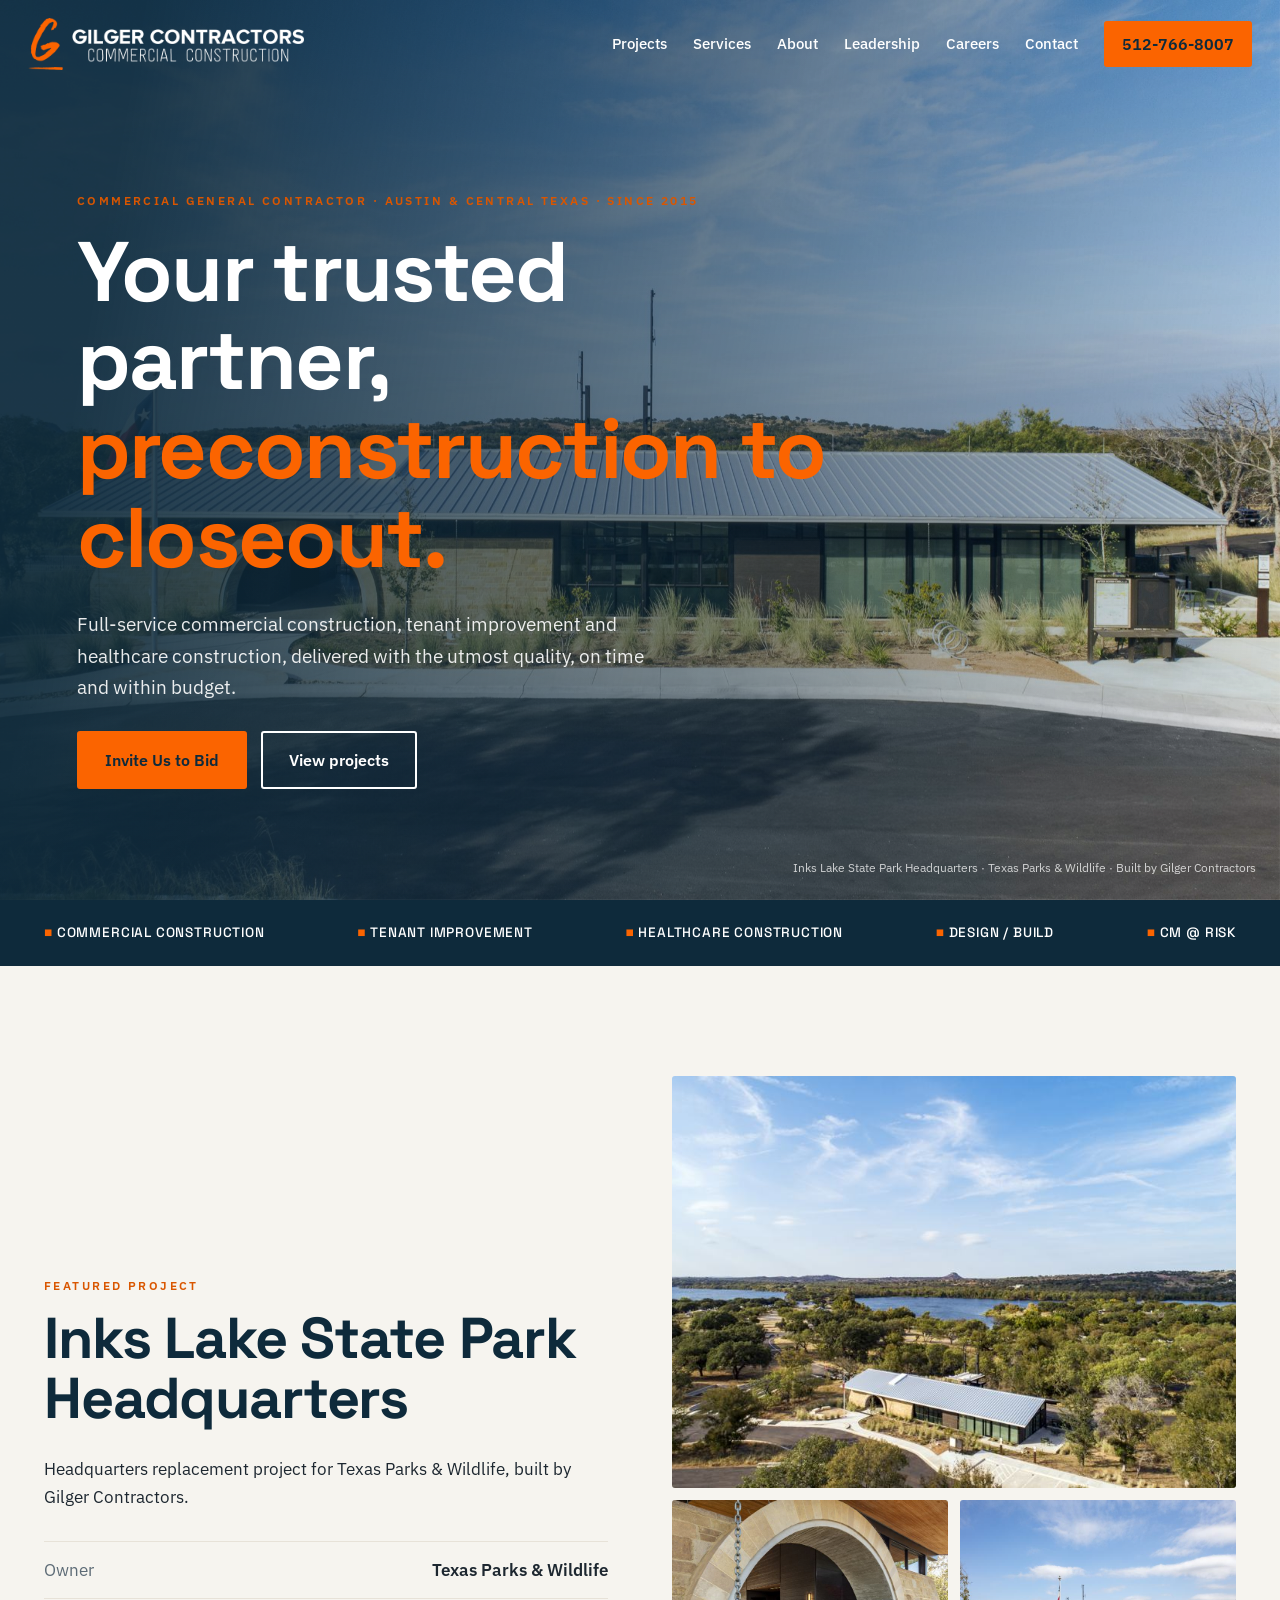
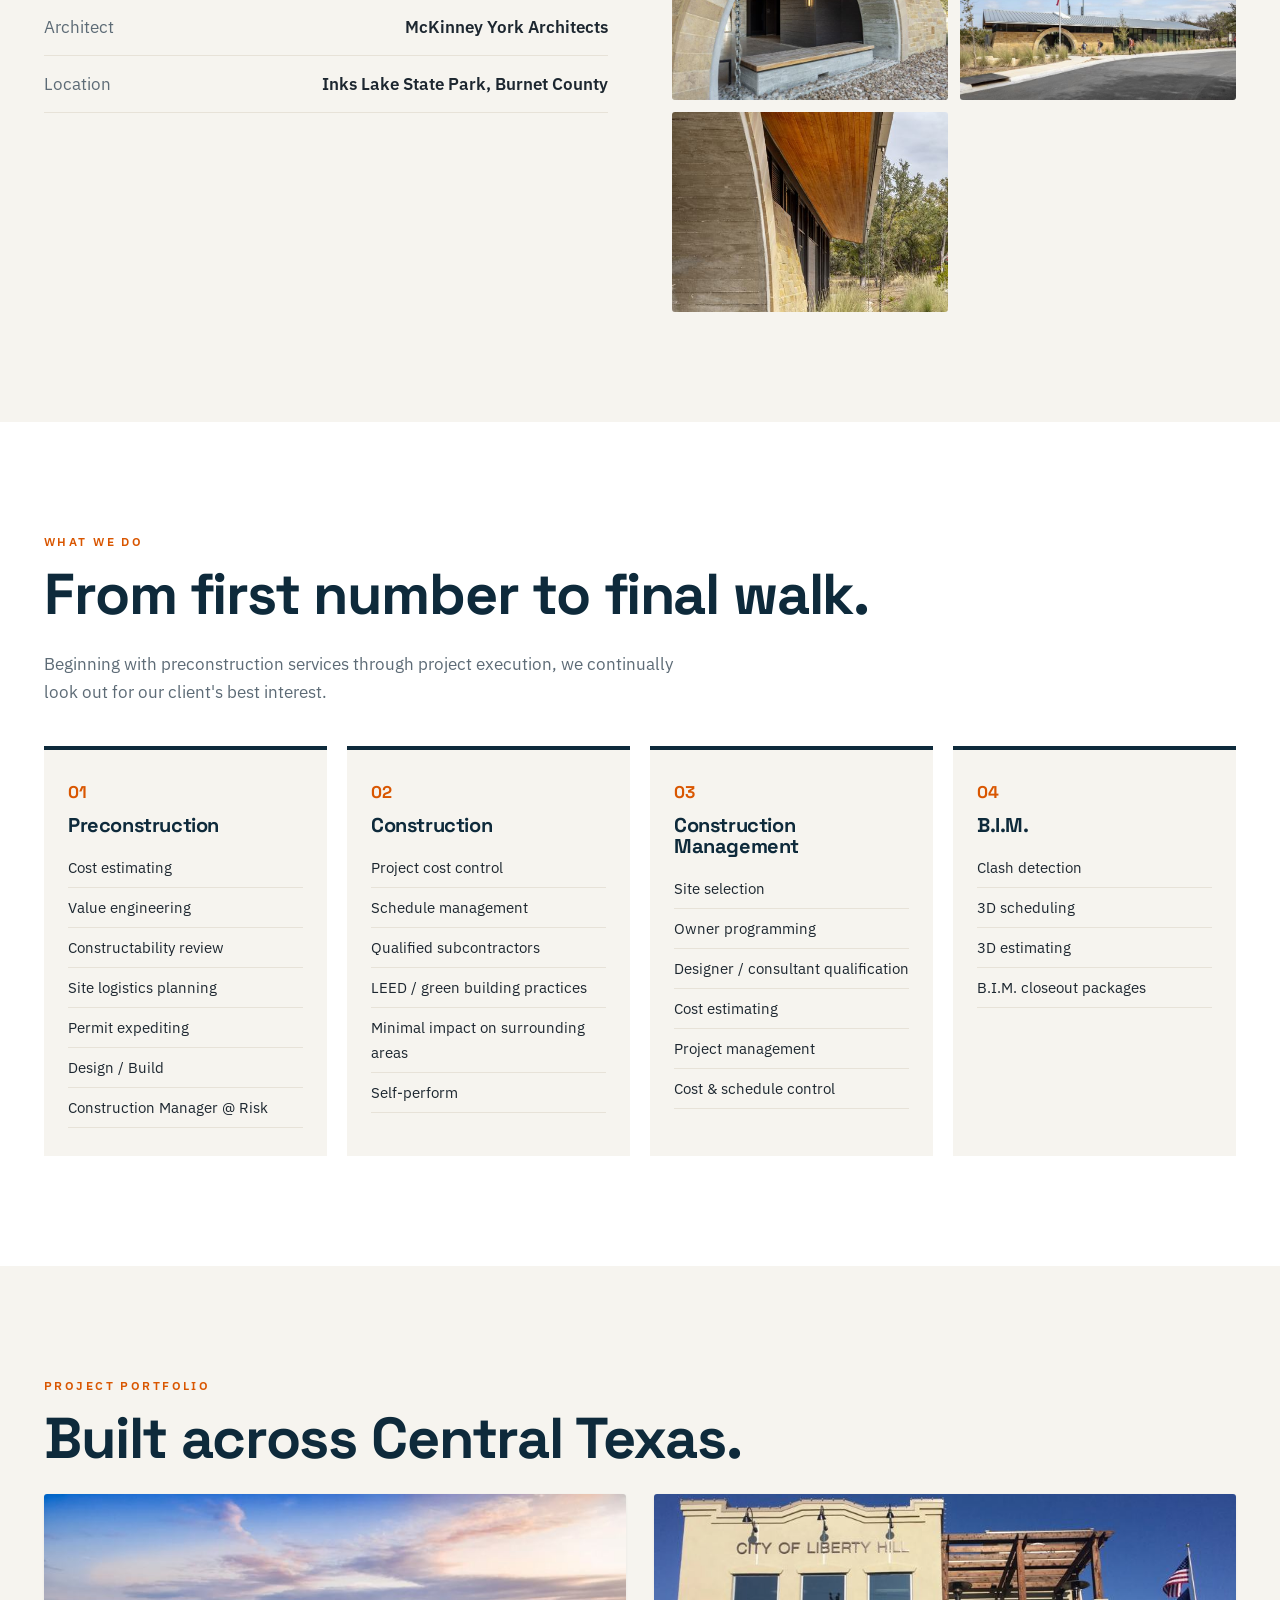
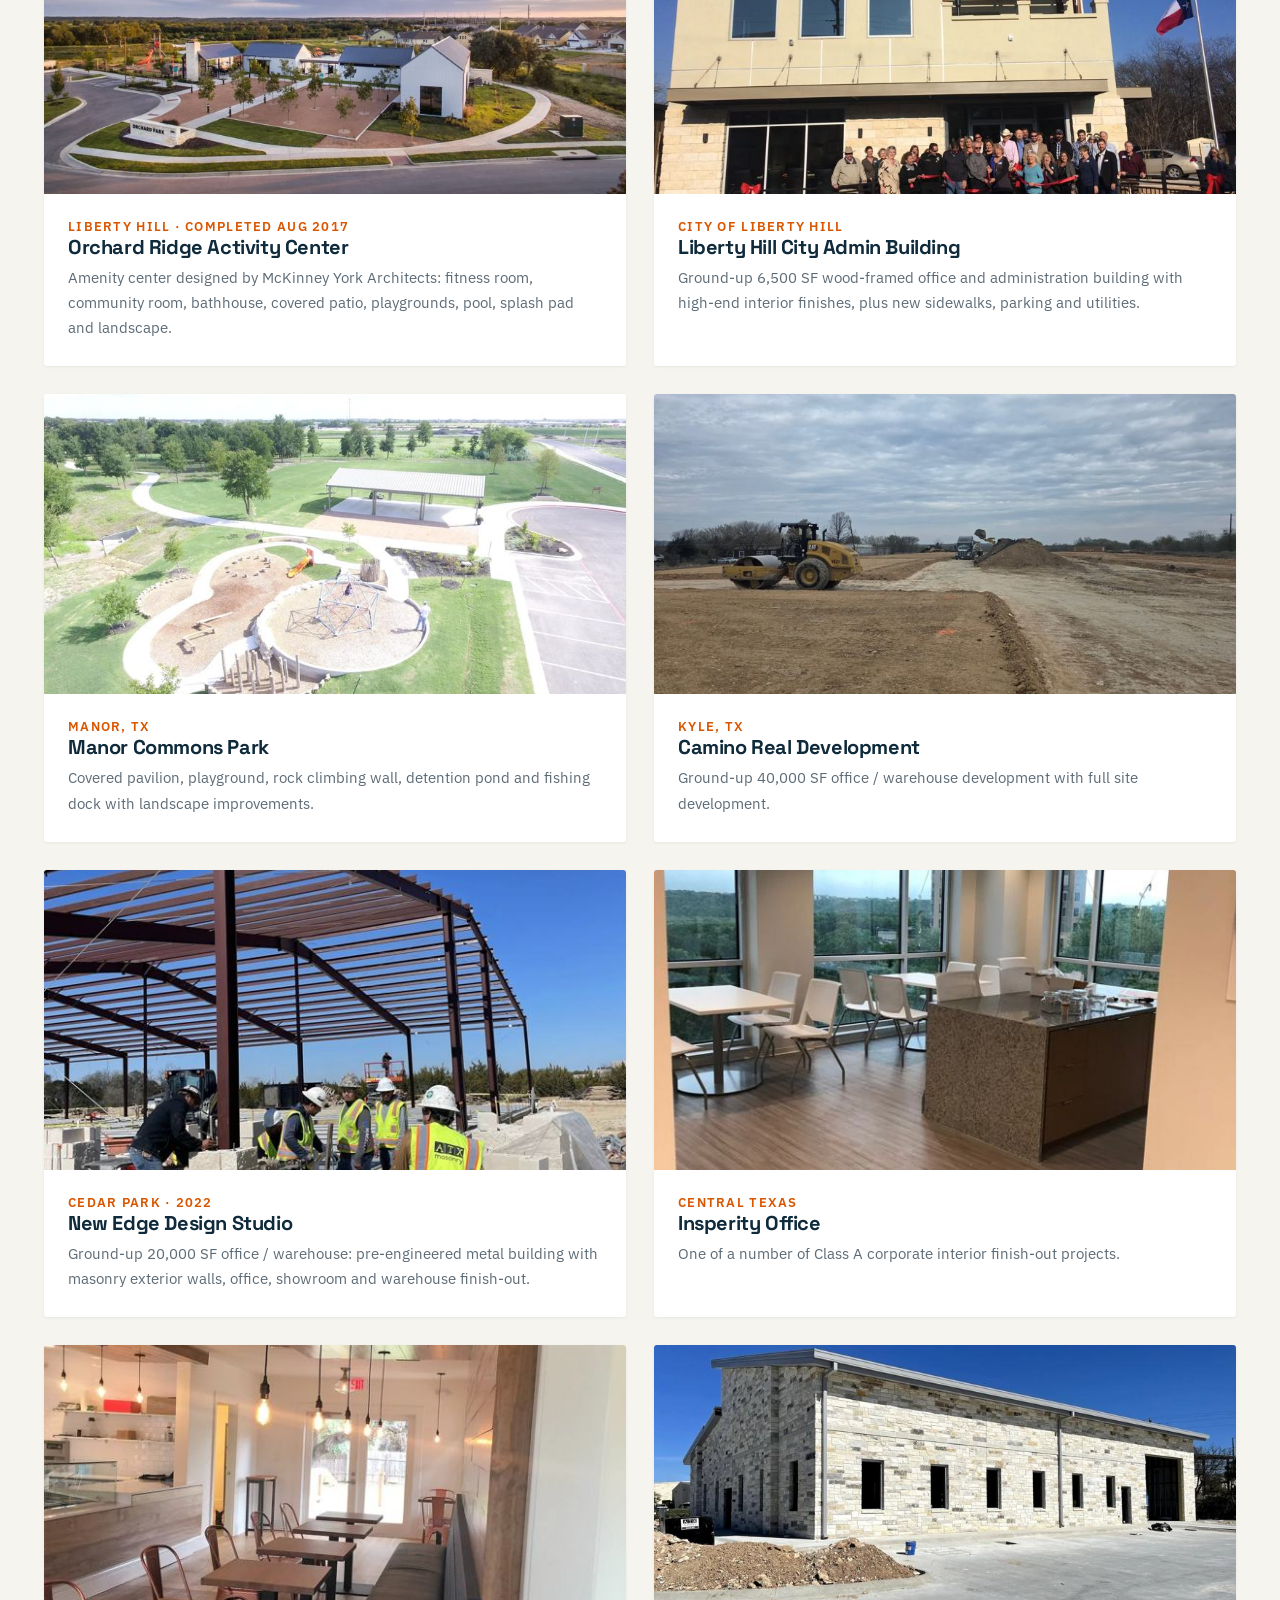
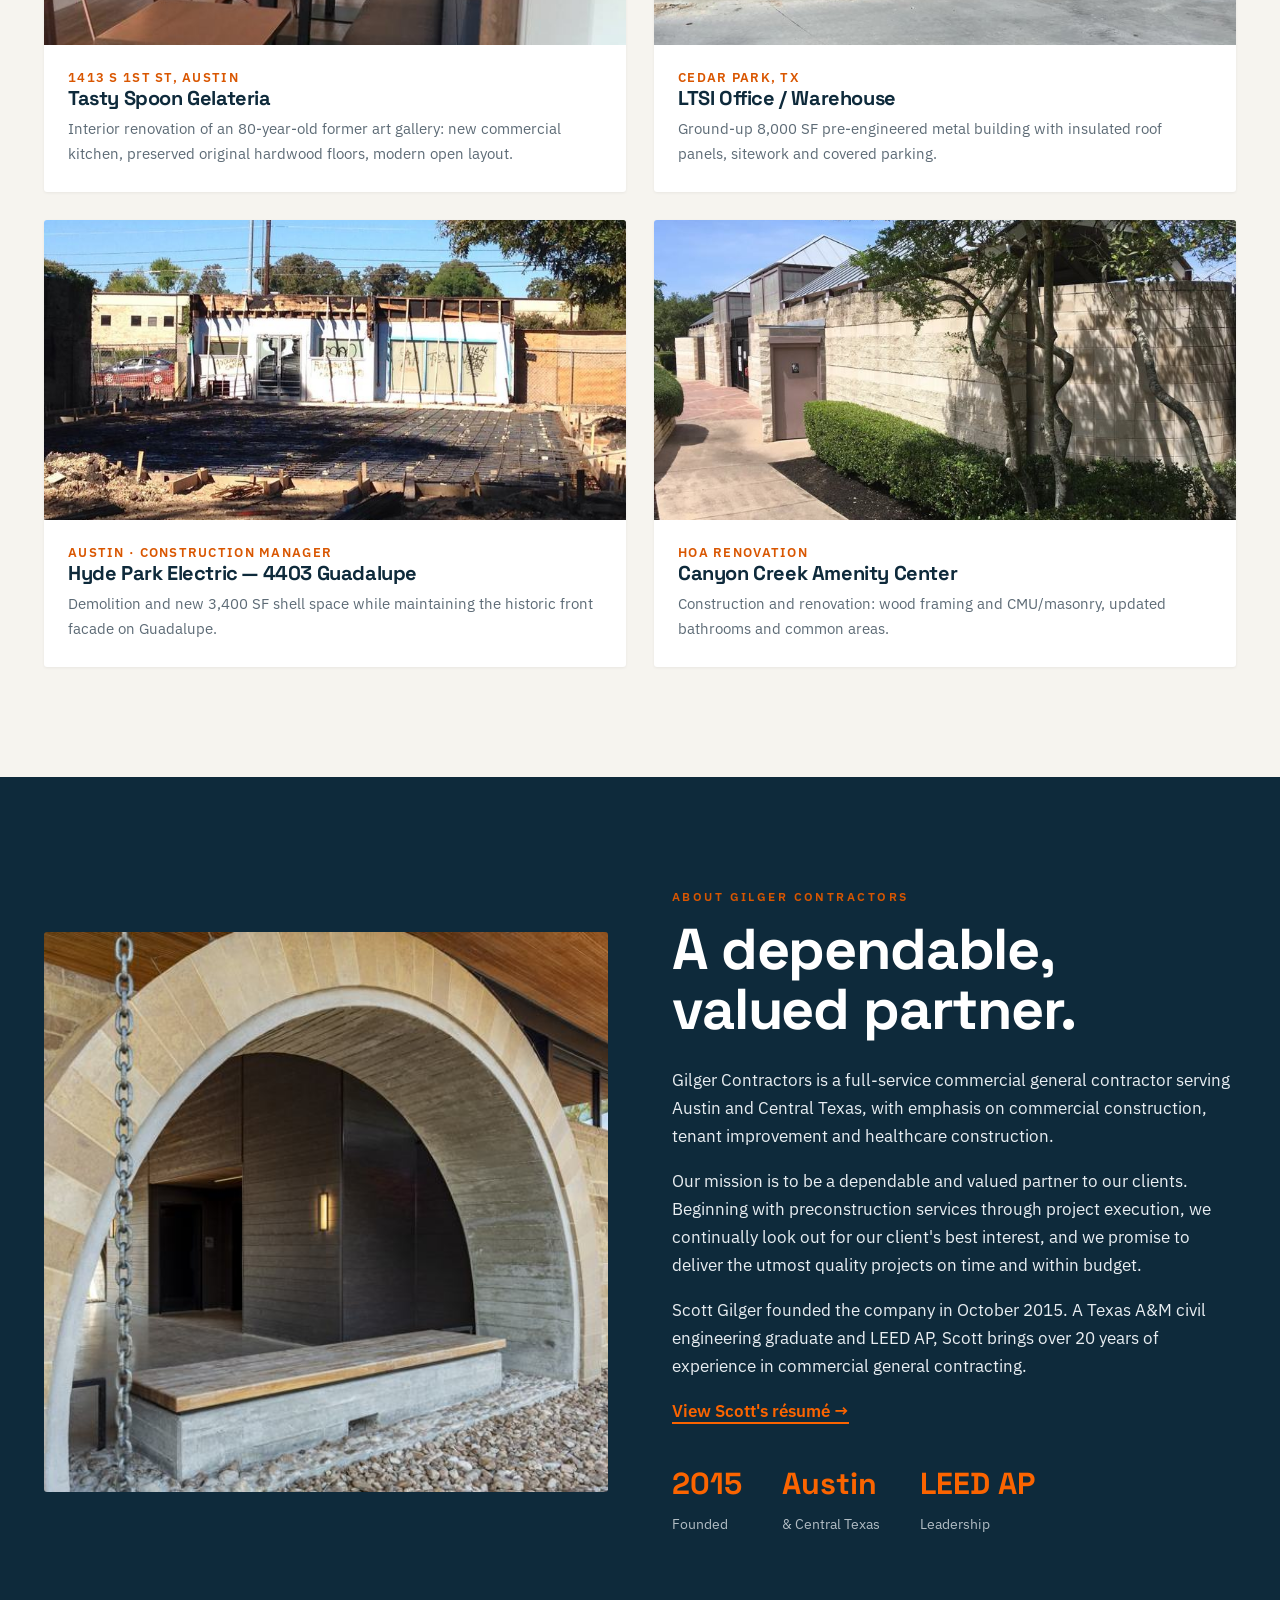
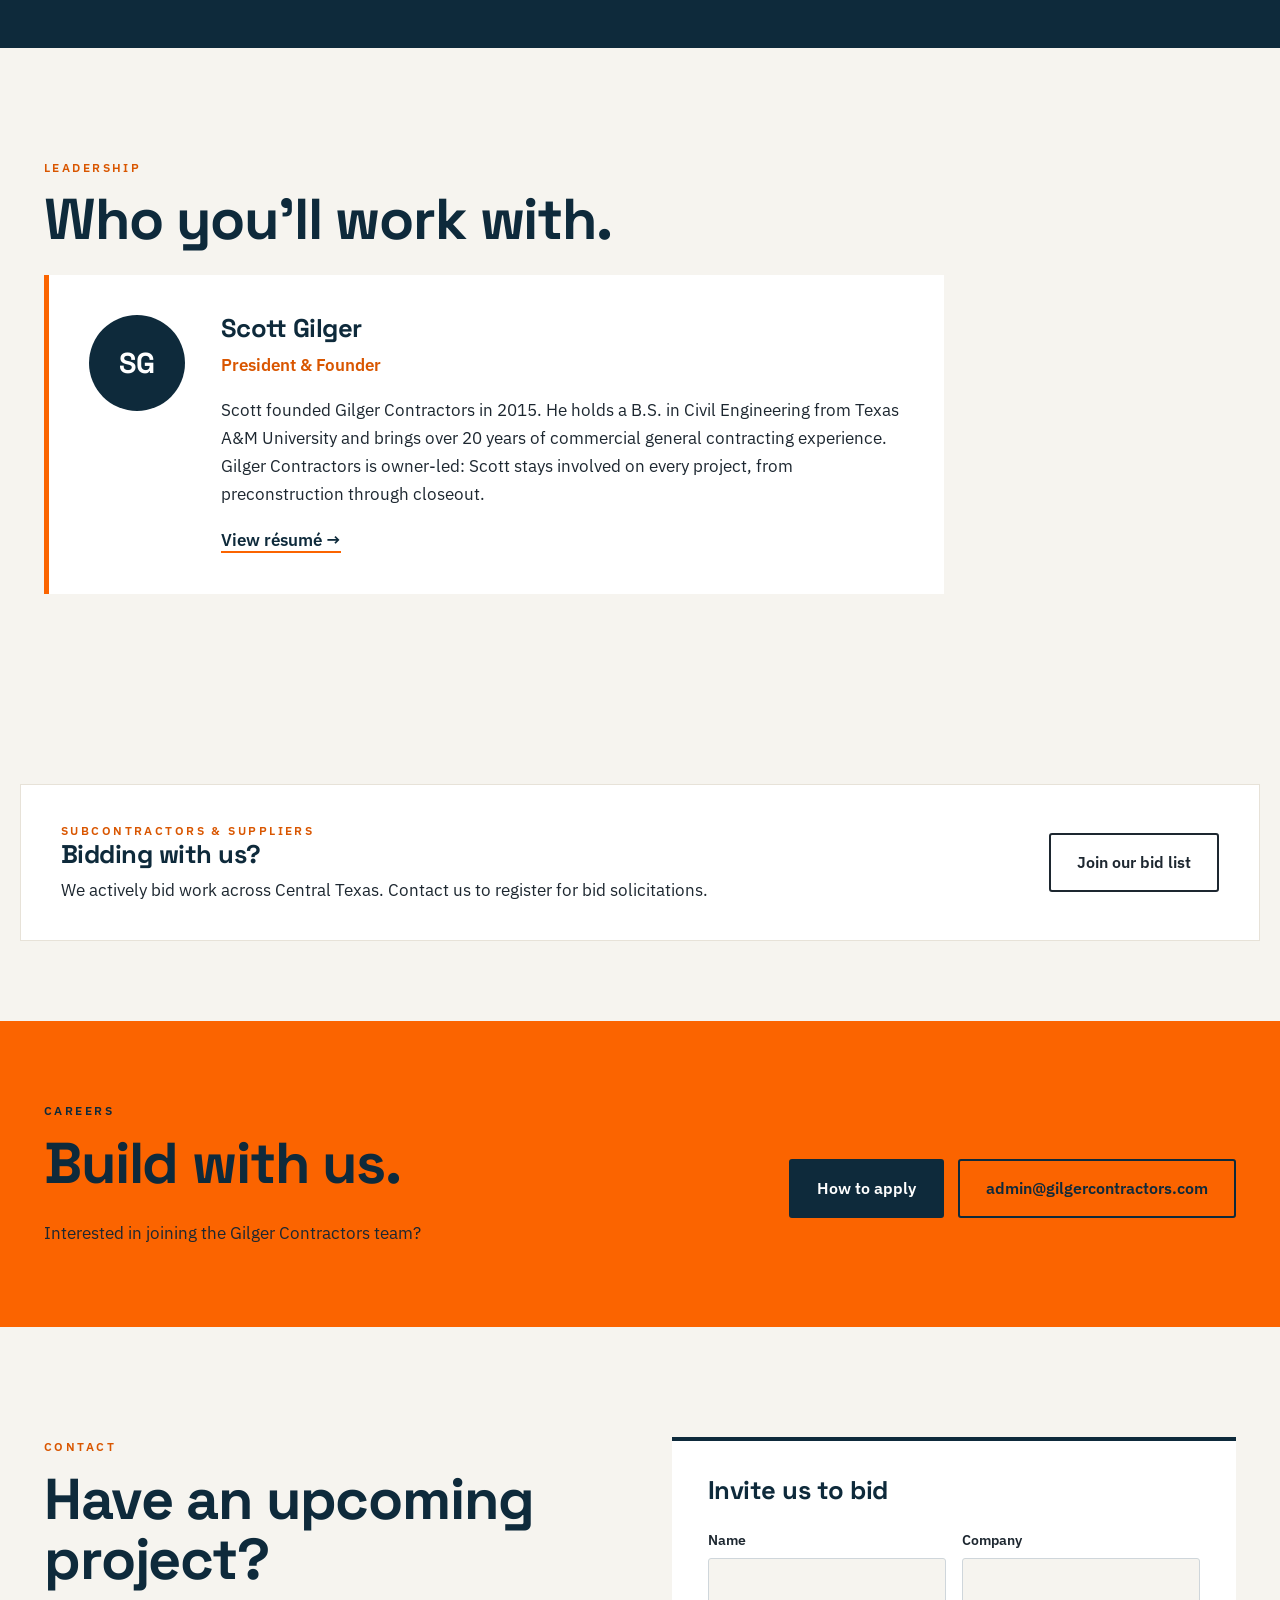
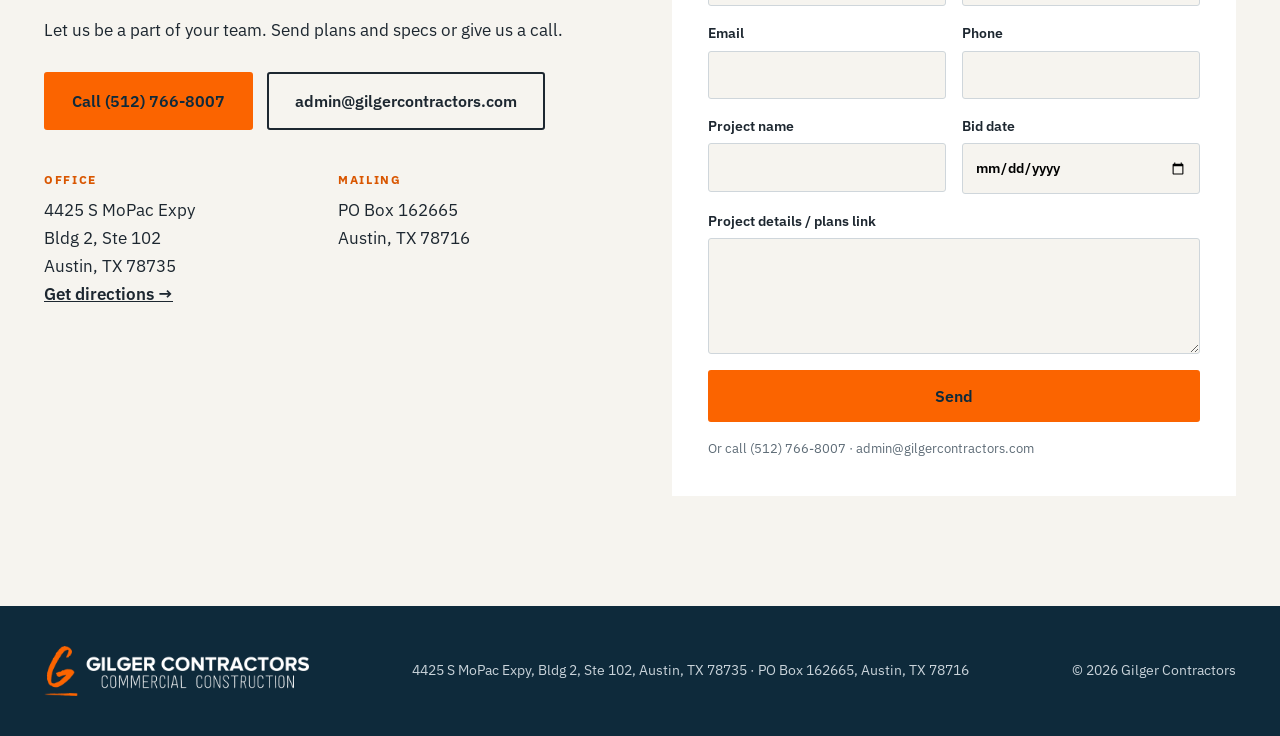
<file: index.html>
<!doctype html><html lang="en"><head><meta charset="utf-8"><meta name="viewport" content="width=device-width,initial-scale=1">
<title>Gilger Contractors | Commercial General Contractor, Austin TX</title><meta name="description" content="Gilger Contractors is a full-service commercial general contractor serving Austin and Central Texas: commercial construction, tenant improvement and healthcare construction.">
<link rel="canonical" href="https://www.gilgercontractors.com/"><meta property="og:url" content="https://www.gilgercontractors.com/"><meta property="og:title" content="Gilger Contractors | Commercial General Contractor, Austin TX"><meta property="og:description" content="Full-service commercial general contractor serving Austin and Central Texas."><meta property="og:image" content="https://www.gilgercontractors.com/img/hero.jpg"><meta property="og:type" content="website"><meta name="twitter:card" content="summary_large_image">
<link rel="preconnect" href="https://fonts.googleapis.com"><link href="https://fonts.googleapis.com/css2?family=Space+Grotesk:wght@500;700&family=IBM+Plex+Sans:wght@400;500;600&display=swap" rel="stylesheet">
<link rel="icon" href="img/favicon-32.png" sizes="32x32"><link rel="apple-touch-icon" href="img/favicon-180.png"><link rel="stylesheet" href="style.css"></head><body>
<header class="nav"><a href="index.html#top" class="logo"><img src="img/logo-h-white.png" alt="Gilger Contractors"></a>
<button class="burger" aria-label="Menu" onclick="document.body.classList.toggle('open')"><i></i><i></i></button>
<nav><a href="index.html#projects">Projects</a><a href="index.html#services">Services</a><a href="index.html#about">About</a><a href="index.html#leadership">Leadership</a><a href="careers.html">Careers</a><a href="index.html#contact">Contact</a><a class="btn sm" href="tel:+15127668007">512-766-8007</a></nav></header>

<section id="top" class="hero"><img src="img/hero.jpg" alt="Inks Lake State Park headquarters" fetchpriority="high">
<div class="hero-in"><p class="kicker">Commercial General Contractor · Austin &amp; Central Texas · Since 2015</p>
<h1>Your trusted partner,<br><em>preconstruction to closeout.</em></h1>
<p class="lead">Full-service commercial construction, tenant improvement and healthcare construction, delivered with the utmost quality, on time and within budget.</p>
<div class="cta"><a class="btn" href="#contact">Invite Us to Bid</a><a class="btn ghost" href="#projects">View projects</a></div></div>
<p class="cap">Inks Lake State Park Headquarters · Texas Parks &amp; Wildlife · Built by Gilger Contractors</p></section>
<div class="band"><div class="wrap"><span>Commercial Construction</span><span>Tenant Improvement</span><span>Healthcare Construction</span><span>Design / Build</span><span>CM @ Risk</span></div></div>

<section id="featured" class="featured"><div class="wrap two"><div class="r"><p class="kicker">Featured project</p><h2>Inks Lake State Park Headquarters</h2>
<p>Headquarters replacement project for Texas Parks &amp; Wildlife, built by Gilger Contractors.</p>
<dl class="facts"><div><dt>Owner</dt><dd>Texas Parks &amp; Wildlife</dd></div><div><dt>Architect</dt><dd>McKinney York Architects</dd></div><div><dt>Location</dt><dd>Inks Lake State Park, Burnet County</dd></div></dl></div>
<div class="fgrid"><a class="lb f1 r" href="img/inks1.jpg" data-cap="Inks Lake State Park HQ — headquarters above the lake"><img loading="lazy" src="img/inks1-t.jpg" alt="Inks Lake State Park HQ — headquarters above the lake"></a><a class="lb f2 r" href="img/inks2.jpg" data-cap="Inks Lake State Park HQ — limestone arch entry"><img loading="lazy" src="img/inks2-t.jpg" alt="Inks Lake State Park HQ — limestone arch entry"></a><a class="lb f3 r" href="img/inks3.jpg" data-cap="Inks Lake State Park HQ — front approach"><img loading="lazy" src="img/inks3-t.jpg" alt="Inks Lake State Park HQ — front approach"></a><a class="lb f4 r" href="img/inks4.jpg" data-cap="Inks Lake State Park HQ — arch and soffit detail"><img loading="lazy" src="img/inks4-t.jpg" alt="Inks Lake State Park HQ — arch and soffit detail"></a></div></div></section>

<section id="services" class="services"><div class="wrap"><p class="kicker r">What we do</p><h2 class="r">From first number to final walk.</h2>
<p class="sub r">Beginning with preconstruction services through project execution, we continually look out for our client's best interest.</p>
<div class="svcs"><article class="svc r"><span>01</span><h3>Preconstruction</h3><ul><li>Cost estimating</li><li>Value engineering</li><li>Constructability review</li><li>Site logistics planning</li><li>Permit expediting</li><li>Design / Build</li><li>Construction Manager @ Risk</li></ul></article><article class="svc r"><span>02</span><h3>Construction</h3><ul><li>Project cost control</li><li>Schedule management</li><li>Qualified subcontractors</li><li>LEED / green building practices</li><li>Minimal impact on surrounding areas</li><li>Self-perform</li></ul></article><article class="svc r"><span>03</span><h3>Construction Management</h3><ul><li>Site selection</li><li>Owner programming</li><li>Designer / consultant qualification</li><li>Cost estimating</li><li>Project management</li><li>Cost &amp; schedule control</li></ul></article><article class="svc r"><span>04</span><h3>B.I.M.</h3><ul><li>Clash detection</li><li>3D scheduling</li><li>3D estimating</li><li>B.I.M. closeout packages</li></ul></article></div></div></section>

<section id="projects" class="projects"><div class="wrap"><p class="kicker r">Project portfolio</p><h2 class="r">Built across Central Texas.</h2><div class="pjs"><article class="pj r"><a class="lb" href="img/orchard.jpg" data-cap="Orchard Ridge Activity Center"><img loading="lazy" src="img/orchard-t.jpg" alt="Orchard Ridge Activity Center"></a><div><p class="meta">Liberty Hill · Completed Aug 2017</p><h3>Orchard Ridge Activity Center</h3><p>Amenity center designed by McKinney York Architects: fitness room, community room, bathhouse, covered patio, playgrounds, pool, splash pad and landscape.</p></div></article><article class="pj r"><a class="lb" href="img/liberty.jpg" data-cap="Liberty Hill City Admin Building"><img loading="lazy" src="img/liberty-t.jpg" alt="Liberty Hill City Admin Building"></a><div><p class="meta">City of Liberty Hill</p><h3>Liberty Hill City Admin Building</h3><p>Ground-up 6,500 SF wood-framed office and administration building with high-end interior finishes, plus new sidewalks, parking and utilities.</p></div></article><article class="pj r"><a class="lb" href="img/manor.jpg" data-cap="Manor Commons Park"><img loading="lazy" src="img/manor-t.jpg" alt="Manor Commons Park"></a><div><p class="meta">Manor, TX</p><h3>Manor Commons Park</h3><p>Covered pavilion, playground, rock climbing wall, detention pond and fishing dock with landscape improvements.</p></div></article><article class="pj r"><a class="lb" href="img/camino.jpg" data-cap="Camino Real Development"><img loading="lazy" src="img/camino-t.jpg" alt="Camino Real Development"></a><div><p class="meta">Kyle, TX</p><h3>Camino Real Development</h3><p>Ground-up 40,000 SF office / warehouse development with full site development.</p></div></article><article class="pj r"><a class="lb" href="img/newedge.jpg" data-cap="New Edge Design Studio"><img loading="lazy" src="img/newedge-t.jpg" alt="New Edge Design Studio"></a><div><p class="meta">Cedar Park · 2022</p><h3>New Edge Design Studio</h3><p>Ground-up 20,000 SF office / warehouse: pre-engineered metal building with masonry exterior walls, office, showroom and warehouse finish-out.</p></div></article><article class="pj r"><a class="lb" href="img/insperity.jpg" data-cap="Insperity Office"><img loading="lazy" src="img/insperity-t.jpg" alt="Insperity Office"></a><div><p class="meta">Central Texas</p><h3>Insperity Office</h3><p>One of a number of Class A corporate interior finish-out projects.</p></div></article><article class="pj r"><a class="lb" href="img/tasty.jpg" data-cap="Tasty Spoon Gelateria"><img loading="lazy" src="img/tasty-t.jpg" alt="Tasty Spoon Gelateria"></a><div><p class="meta">1413 S 1st St, Austin</p><h3>Tasty Spoon Gelateria</h3><p>Interior renovation of an 80-year-old former art gallery: new commercial kitchen, preserved original hardwood floors, modern open layout.</p></div></article><article class="pj r"><a class="lb" href="img/ltsi.jpg" data-cap="LTSI Office / Warehouse"><img loading="lazy" src="img/ltsi-t.jpg" alt="LTSI Office / Warehouse"></a><div><p class="meta">Cedar Park, TX</p><h3>LTSI Office / Warehouse</h3><p>Ground-up 8,000 SF pre-engineered metal building with insulated roof panels, sitework and covered parking.</p></div></article><article class="pj r"><a class="lb" href="img/guadalupe.jpg" data-cap="Hyde Park Electric — 4403 Guadalupe"><img loading="lazy" src="img/guadalupe-t.jpg" alt="Hyde Park Electric — 4403 Guadalupe"></a><div><p class="meta">Austin · Construction manager</p><h3>Hyde Park Electric — 4403 Guadalupe</h3><p>Demolition and new 3,400 SF shell space while maintaining the historic front facade on Guadalupe.</p></div></article><article class="pj r"><a class="lb" href="img/canyon.jpg" data-cap="Canyon Creek Amenity Center"><img loading="lazy" src="img/canyon-t.jpg" alt="Canyon Creek Amenity Center"></a><div><p class="meta">HOA renovation</p><h3>Canyon Creek Amenity Center</h3><p>Construction and renovation: wood framing and CMU/masonry, updated bathrooms and common areas.</p></div></article></div></div></section>

<section id="about" class="about"><div class="wrap two"><div class="r"><img class="aimg" loading="lazy" src="img/inks2-t.jpg" alt="Inks Lake State Park HQ arch"></div>
<div class="r"><p class="kicker">About Gilger Contractors</p><h2>A dependable, valued partner.</h2>
<p>Gilger Contractors is a full-service commercial general contractor serving Austin and Central Texas, with emphasis on commercial construction, tenant improvement and healthcare construction.</p>
<p>Our mission is to be a dependable and valued partner to our clients. Beginning with preconstruction services through project execution, we continually look out for our client's best interest, and we promise to deliver the utmost quality projects on time and within budget.</p>
<p>Scott Gilger founded the company in October 2015. A Texas A&amp;M civil engineering graduate and LEED AP, Scott brings over 20 years of experience in commercial general contracting.</p><p><a class="cv" href="resumes/Scott_Gilger_Resume.pdf" target="_blank" rel="noopener">View Scott's résumé →</a></p>
<ul class="stats"><li><b>2015</b><span>Founded</span></li><li><b>Austin</b><span>&amp; Central Texas</span></li><li><b>LEED AP</b><span>Leadership</span></li></ul></div></div></section>


<section id="leadership" class="team"><div class="wrap"><p class="kicker r">Leadership</p><h2 class="r">Who you'll work with.</h2>
<div class="founder r"><i>SG</i><div><h3>Scott Gilger</h3><p class="role">President &amp; Founder</p>
<p>Scott founded Gilger Contractors in 2015. He holds a B.S. in Civil Engineering from Texas A&amp;M University and brings over 20 years of commercial general contracting experience. Gilger Contractors is owner-led: Scott stays involved on every project, from preconstruction through closeout.</p>
<p><a class="cv dark" href="resumes/Scott_Gilger_Resume.pdf" target="_blank" rel="noopener">View résumé →</a></p></div></div></div></section>
<section class="subs"><div class="wrap r"><div><p class="kicker">Subcontractors &amp; suppliers</p><h3>Bidding with us?</h3><p>We actively bid work across Central Texas. Contact us to register for bid solicitations.</p></div><a class="btn ghost" href="mailto:admin@gilgercontractors.com?subject=Subcontractor%20bid%20list">Join our bid list</a></div></section>

<section class="careers"><div class="wrap r"><div><p class="kicker">Careers</p><h2>Build with us.</h2><p>Interested in joining the Gilger Contractors team?</p></div>
<div class="cta"><a class="btn" href="careers.html">How to apply</a><a class="btn ghost" href="mailto:admin@gilgercontractors.com">admin@gilgercontractors.com</a></div></div></section>

<section id="contact" class="contact"><div class="wrap two"><div class="r"><p class="kicker">Contact</p><h2>Have an upcoming project?</h2><p>Let us be a part of your team. Send plans and specs or give us a call.</p>
<div class="cta"><a class="btn" href="tel:+15127668007">Call (512) 766-8007</a><a class="btn ghost" href="mailto:admin@gilgercontractors.com?subject=Invitation%20to%20bid">admin@gilgercontractors.com</a></div>
<div class="info"><div><h4>Office</h4><p>4425 S MoPac Expy<br>Bldg 2, Ste 102<br>Austin, TX 78735</p><a href="https://maps.google.com/?q=4425+S+MoPac+Expy+Bldg+2+Ste+102+Austin+TX+78735">Get directions →</a></div><div><h4>Mailing</h4><p>PO Box 162665<br>Austin, TX 78716</p></div></div></div>
<form class="form r" action="https://formsubmit.co/sgilger@gilgercontractors.com" method="POST"><input type="hidden" name="_subject" value="Gilger website contact"><input type="hidden" name="_next" value="https://www.gilgercontractors.com/thanks.html?f=contact"><input type="hidden" name="_captcha" value="false"><input type="hidden" name="_template" value="table"><input type="text" name="_honey" class="hp" tabindex="-1" autocomplete="off" aria-hidden="true"><h3>Invite us to bid</h3>
<label>Name<input name="name" required autocomplete="name"></label><label>Company<input name="company" autocomplete="organization"></label>
<label>Email<input name="email" type="email" required autocomplete="email"></label><label>Phone<input name="phone" type="tel" autocomplete="tel"></label>
<label>Project name<input name="project"></label><label>Bid date<input name="bid_date" type="date"></label>
<label class="full">Project details / plans link<textarea name="message" rows="4"></textarea></label>
<button class="btn" type="submit">Send</button><p class="note">Or call (512) 766-8007 · admin@gilgercontractors.com</p></form></div></section>
<footer><div class="wrap"><span class="logo"><img src="img/logo-h-white.png" alt="Gilger Contractors"></span><span>4425 S MoPac Expy, Bldg 2, Ste 102, Austin, TX 78735 · PO Box 162665, Austin, TX 78716</span><span>© <script>document.write(new Date().getFullYear())</script> Gilger Contractors</span></div></footer>
<div id="lbx" hidden><button class="x" aria-label="Close">×</button><button class="pv" aria-label="Previous">‹</button><figure><img alt=""><figcaption></figcaption></figure><button class="nx" aria-label="Next">›</button></div>
<script src="app.js"></script></body></html>
</file>
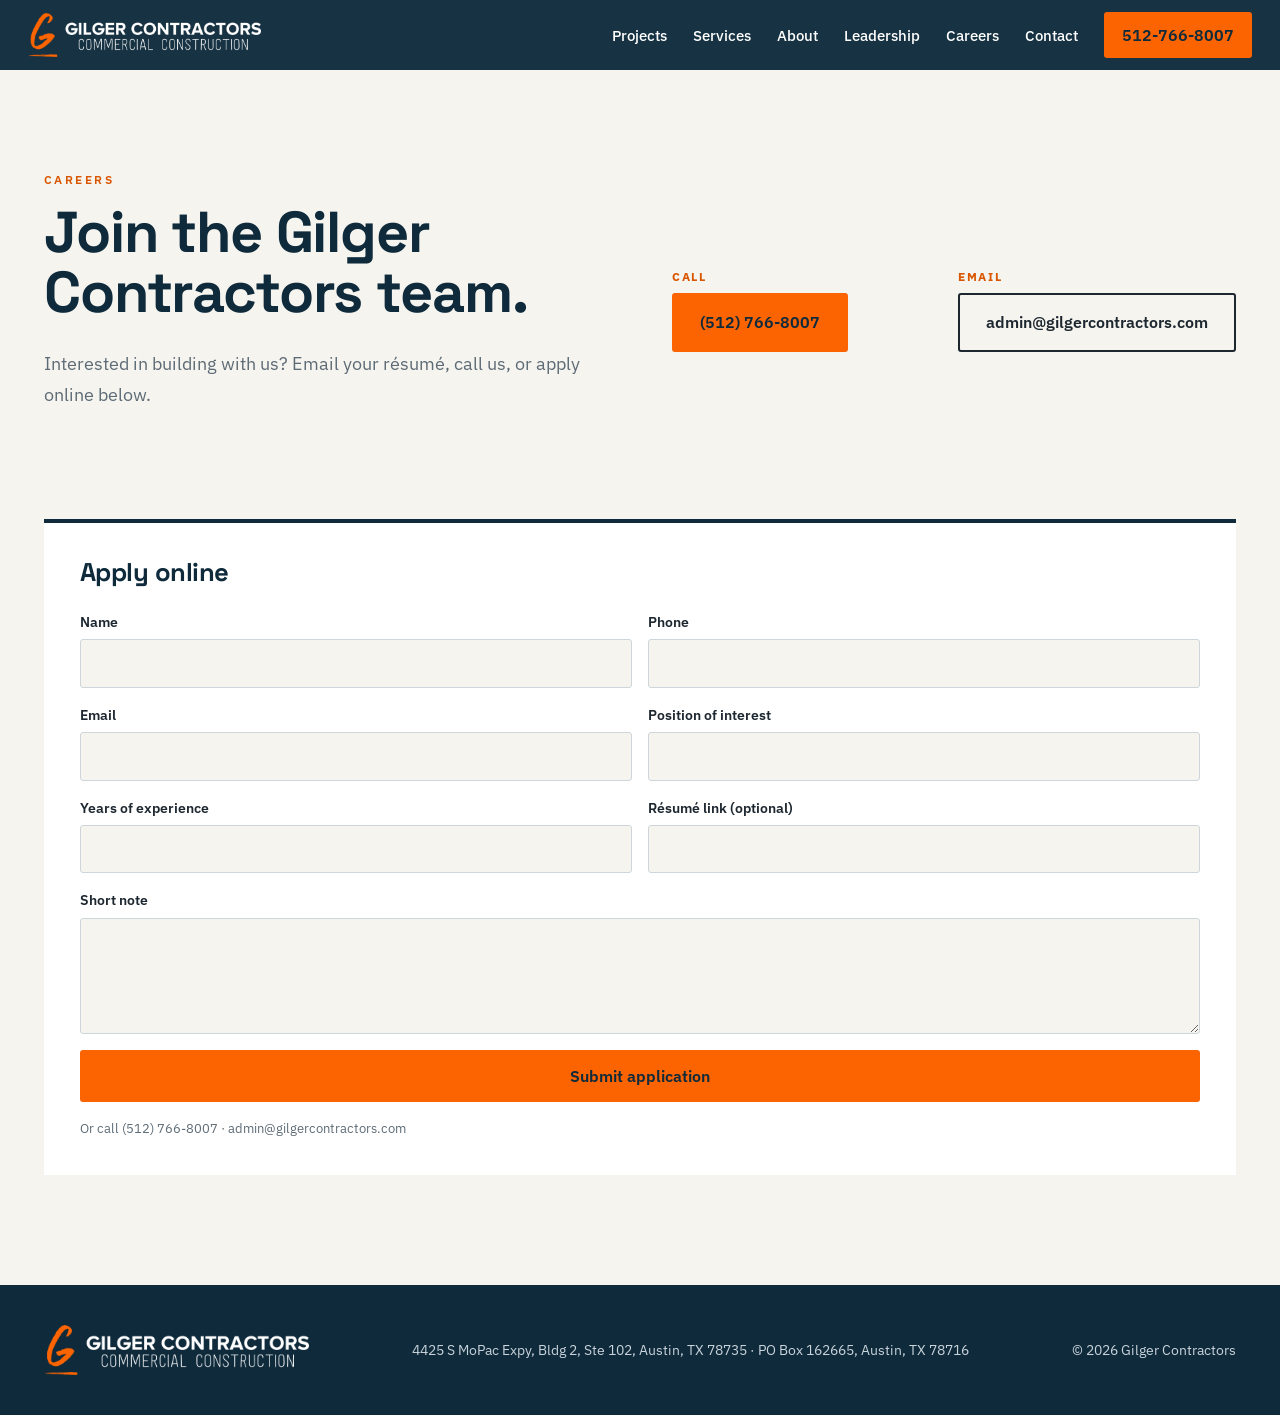
<file: careers.html>
<!doctype html><html lang="en"><head><meta charset="utf-8"><meta name="viewport" content="width=device-width,initial-scale=1">
<title>Careers | Gilger Contractors</title><meta name="description" content="Gilger Contractors is a full-service commercial general contractor serving Austin and Central Texas: commercial construction, tenant improvement and healthcare construction.">
<link rel="canonical" href="https://www.gilgercontractors.com/careers.html"><meta property="og:url" content="https://www.gilgercontractors.com/careers.html"><meta property="og:title" content="Careers | Gilger Contractors"><meta property="og:description" content="Full-service commercial general contractor serving Austin and Central Texas."><meta property="og:image" content="https://www.gilgercontractors.com/img/hero.jpg"><meta property="og:type" content="website"><meta name="twitter:card" content="summary_large_image">
<link rel="preconnect" href="https://fonts.googleapis.com"><link href="https://fonts.googleapis.com/css2?family=Space+Grotesk:wght@500;700&family=IBM+Plex+Sans:wght@400;500;600&display=swap" rel="stylesheet">
<link rel="icon" href="img/favicon-32.png" sizes="32x32"><link rel="apple-touch-icon" href="img/favicon-180.png"><link rel="stylesheet" href="style.css"></head><body>
<header class="nav solid"><a href="index.html#top" class="logo"><img src="img/logo-h-white.png" alt="Gilger Contractors"></a>
<button class="burger" aria-label="Menu" onclick="document.body.classList.toggle('open')"><i></i><i></i></button>
<nav><a href="index.html#projects">Projects</a><a href="index.html#services">Services</a><a href="index.html#about">About</a><a href="index.html#leadership">Leadership</a><a href="careers.html">Careers</a><a href="index.html#contact">Contact</a><a class="btn sm" href="tel:+15127668007">512-766-8007</a></nav></header>

<section class="careers-page"><div class="wrap two"><div class="r"><p class="kicker">Careers</p><h2>Join the Gilger Contractors team.</h2>
<p class="story">Interested in building with us? Email your résumé, call us, or apply online below.</p></div>
<div class="r info"><div><h4>Call</h4><p><a class="btn" href="tel:+15127668007">(512) 766-8007</a></p></div><div><h4>Email</h4><p><a class="btn ghost" href="mailto:admin@gilgercontractors.com?subject=Application">admin@gilgercontractors.com</a></p></div></div></div></section>
<section class="contact" style="padding-top:0"><div class="wrap"><form class="form r in" action="https://formsubmit.co/sgilger@gilgercontractors.com" method="POST"><input type="hidden" name="_subject" value="Gilger website job application"><input type="hidden" name="_next" value="https://www.gilgercontractors.com/thanks.html?f=apply"><input type="hidden" name="_captcha" value="false"><input type="hidden" name="_template" value="table"><input type="text" name="_honey" class="hp" tabindex="-1" autocomplete="off" aria-hidden="true"><h3>Apply online</h3>
<label>Name<input name="name" required autocomplete="name"></label><label>Phone<input name="phone" type="tel" required autocomplete="tel"></label>
<label>Email<input name="email" type="email" required autocomplete="email"></label><label>Position of interest<input name="position"></label>
<label>Years of experience<input name="years_experience" type="number" min="0" max="60"></label><label>Résumé link (optional)<input name="resume_link" type="url"></label>
<label class="full">Short note<textarea name="note" rows="4"></textarea></label>
<button class="btn" type="submit">Submit application</button><p class="note">Or call (512) 766-8007 · admin@gilgercontractors.com</p></form></div></section>
<footer><div class="wrap"><span class="logo"><img src="img/logo-h-white.png" alt="Gilger Contractors"></span><span>4425 S MoPac Expy, Bldg 2, Ste 102, Austin, TX 78735 · PO Box 162665, Austin, TX 78716</span><span>© <script>document.write(new Date().getFullYear())</script> Gilger Contractors</span></div></footer><script>document.querySelectorAll(".r").forEach(e=>e.classList.add("in"))</script></body></html>
</file>
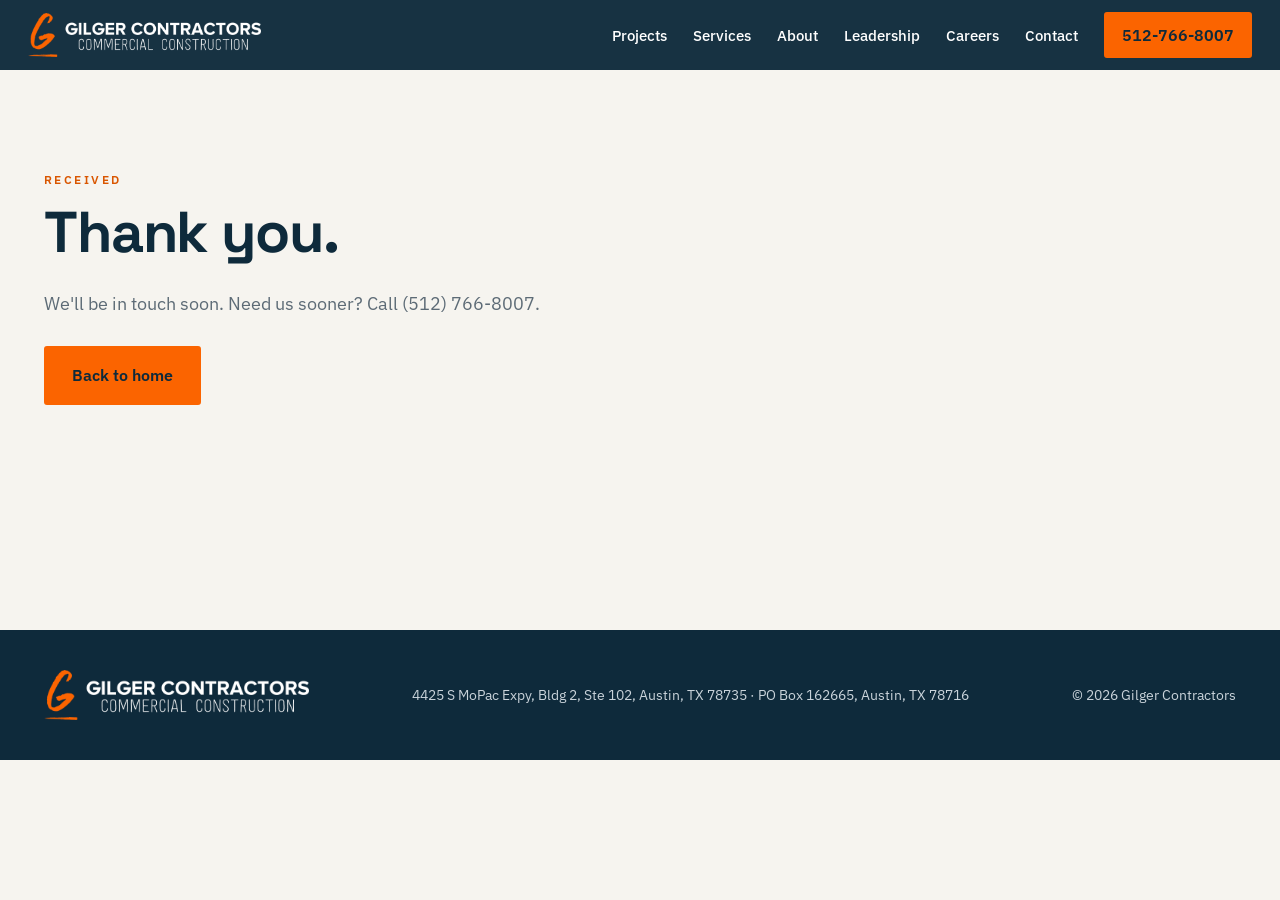
<file: thanks.html>
<!doctype html><html lang="en"><head><meta charset="utf-8"><meta name="viewport" content="width=device-width,initial-scale=1">
<title>Thank you | Gilger Contractors</title><meta name="description" content="Gilger Contractors is a full-service commercial general contractor serving Austin and Central Texas: commercial construction, tenant improvement and healthcare construction.">
<meta name="robots" content="noindex"><link rel="canonical" href="https://www.gilgercontractors.com/thanks.html"><meta property="og:url" content="https://www.gilgercontractors.com/thanks.html"><meta property="og:title" content="Thank you | Gilger Contractors"><meta property="og:description" content="Full-service commercial general contractor serving Austin and Central Texas."><meta property="og:image" content="https://www.gilgercontractors.com/img/hero.jpg"><meta property="og:type" content="website"><meta name="twitter:card" content="summary_large_image">
<link rel="preconnect" href="https://fonts.googleapis.com"><link href="https://fonts.googleapis.com/css2?family=Space+Grotesk:wght@500;700&family=IBM+Plex+Sans:wght@400;500;600&display=swap" rel="stylesheet">
<link rel="icon" href="img/favicon-32.png" sizes="32x32"><link rel="apple-touch-icon" href="img/favicon-180.png"><link rel="stylesheet" href="style.css"></head><body>
<header class="nav solid"><a href="index.html#top" class="logo"><img src="img/logo-h-white.png" alt="Gilger Contractors"></a>
<button class="burger" aria-label="Menu" onclick="document.body.classList.toggle('open')"><i></i><i></i></button>
<nav><a href="index.html#projects">Projects</a><a href="index.html#services">Services</a><a href="index.html#about">About</a><a href="index.html#leadership">Leadership</a><a href="careers.html">Careers</a><a href="index.html#contact">Contact</a><a class="btn sm" href="tel:+15127668007">512-766-8007</a></nav></header>
<section class="careers-page" style="min-height:70vh"><div class="wrap"><p class="kicker">Received</p><h2>Thank you.</h2><p class="story">We'll be in touch soon. Need us sooner? Call (512) 766-8007.</p><div class="cta"><a class="btn" href="index.html">Back to home</a></div></div></section><footer><div class="wrap"><span class="logo"><img src="img/logo-h-white.png" alt="Gilger Contractors"></span><span>4425 S MoPac Expy, Bldg 2, Ste 102, Austin, TX 78735 · PO Box 162665, Austin, TX 78716</span><span>© <script>document.write(new Date().getFullYear())</script> Gilger Contractors</span></div></footer></body></html>
</file>
<file: style.css>
:root{--nv:#0e2a3b;--nv2:#163a50;--pa:#f6f4ef;--pa2:#e7e2d8;--am:#fb6400;--am2:#d95600;--ink:#1d2730;--mu:#5d6b76}
*{box-sizing:border-box;margin:0;padding:0}html{scroll-behavior:smooth}
body{font:17px/1.65 "IBM Plex Sans",system-ui,sans-serif;background:var(--pa);color:var(--ink);overflow-x:hidden}
img{display:block;width:100%;height:100%;object-fit:cover}a{color:inherit}
h1,h2,h3,.logo{font-family:"Space Grotesk",system-ui,sans-serif;font-weight:700;letter-spacing:-.02em;line-height:1.05}
h2{font-size:clamp(2rem,4.6vw,3.6rem);margin:.2em 0 .45em;color:var(--nv)}h3{font-size:1.25rem;margin-bottom:.35em}
p+p{margin-top:1em}.wrap{max-width:1240px;margin:auto;padding:0 24px}section{padding:110px 0}
.two{display:grid;grid-template-columns:1fr 1fr;gap:64px;align-items:center}
.kicker{text-transform:uppercase;letter-spacing:.2em;font-size:.76rem;font-weight:600;color:var(--am2)}
.sub{color:var(--mu);max-width:640px;margin-bottom:40px}
.nav{position:fixed;inset:0 0 auto;z-index:50;display:flex;justify-content:space-between;align-items:center;padding:18px 28px;color:#fff;transition:.3s}
.nav.solid{background:rgba(14,42,59,.96);backdrop-filter:blur(10px);padding:12px 28px}
.logo{text-decoration:none;font-size:1.15rem;display:flex;align-items:center;gap:.45em;letter-spacing:.08em}.logo b{display:grid;place-items:center;width:34px;height:34px;background:var(--am);color:var(--nv);font-size:1.2rem;letter-spacing:0}
.logo span{font-weight:500;opacity:.8}
nav{display:flex;gap:26px;align-items:center}nav a{text-decoration:none;font-weight:500;font-size:.95rem}nav a:not(.btn):hover{color:var(--am)}
.burger{display:none;background:none;border:0;width:34px}.burger i{display:block;height:2px;background:#fff;margin:7px 0}
.btn{display:inline-block;background:var(--am);color:var(--nv);text-decoration:none;font-weight:600;padding:14px 26px;border:2px solid var(--am);border-radius:3px;transition:.2s;cursor:pointer;font-size:1rem;font-family:inherit}
.btn:hover{background:#ff7d26;transform:translateY(-2px)}.btn.ghost{background:transparent;border-color:currentColor;color:inherit}.btn.ghost:hover{background:var(--nv);color:#fff;border-color:var(--nv)}.btn.sm{padding:8px 16px}
.cta{display:flex;flex-wrap:wrap;gap:14px;margin-top:28px}
.hero{position:relative;height:100vh;min-height:640px;display:flex;align-items:center;padding:0;color:#fff}
.hero>img{position:absolute;inset:0;animation:kb 18s ease-out forwards}
.hero:after{content:"";position:absolute;inset:0;background:linear-gradient(100deg,rgba(14,42,59,.93) 10%,rgba(14,42,59,.55) 55%,rgba(14,42,59,.1))}
@keyframes kb{from{transform:scale(1.1)}to{transform:scale(1)}}
.hero-in{position:relative;z-index:2;padding:80px 6vw 0;max-width:920px}
h1{font-size:clamp(2.8rem,6.6vw,5.6rem);margin:.2em 0 .3em}h1 em{font-style:normal;color:var(--am)}
.lead{font-size:1.2rem;max-width:580px;opacity:.9}.hero .btn.ghost:hover{background:#fff;color:var(--nv);border-color:#fff}
.cap{position:absolute;z-index:2;right:24px;bottom:22px;font-size:.75rem;opacity:.75}
.band{background:var(--nv);color:#fff}.band .wrap{display:flex;flex-wrap:wrap;justify-content:space-between;gap:12px 30px;padding:22px 24px;font-family:"Space Grotesk";font-weight:500;letter-spacing:.06em;text-transform:uppercase;font-size:.85rem}
.band span:before{content:"■ ";color:var(--am)}
.facts{margin-top:30px;border-top:1px solid var(--pa2)}.facts div{display:flex;justify-content:space-between;gap:20px;padding:14px 0;border-bottom:1px solid var(--pa2)}dt{color:var(--mu)}dd{font-weight:600;text-align:right}
.fgrid{display:grid;grid-template-columns:1fr 1fr;grid-auto-rows:200px;gap:12px}.fgrid .f1{grid-column:span 2;grid-row:span 2}
.lb{overflow:hidden;display:block;border-radius:3px}.lb img{transition:transform .6s}.lb:hover img{transform:scale(1.05)}
.services{background:#fff}.svcs{display:grid;grid-template-columns:repeat(4,1fr);gap:20px}
.svc{border-top:4px solid var(--nv);background:var(--pa);padding:28px 24px}.svc span{font-family:"Space Grotesk";color:var(--am2);font-weight:700}.svc h3{color:var(--nv);margin-top:8px}
.svc ul{list-style:none;margin-top:12px}.svc li{padding:7px 0;border-bottom:1px solid var(--pa2);font-size:.95rem}
.pjs{display:grid;grid-template-columns:repeat(2,1fr);gap:28px}.pj{background:#fff;border-radius:3px;overflow:hidden;box-shadow:0 1px 3px rgba(0,0,0,.06)}
.pj .lb{height:300px;border-radius:0}.pj div{padding:22px 24px 26px}.pj h3{color:var(--nv)}.pj p{color:var(--mu);font-size:.95rem}.meta{color:var(--am2)!important;font-weight:600;font-size:.8rem!important;text-transform:uppercase;letter-spacing:.1em}
.about{background:var(--nv);color:#e9eef2}.about h2{color:#fff}.aimg{height:560px;border-radius:3px}
.stats{list-style:none;display:flex;gap:40px;margin-top:34px}.stats b{display:block;font-family:"Space Grotesk";font-size:1.9rem;color:var(--am)}.stats span{font-size:.85rem;opacity:.75}
.people{display:grid;grid-template-columns:repeat(auto-fill,minmax(240px,1fr));gap:20px;margin-top:20px}
.p{background:#fff;padding:30px;border-left:4px solid var(--am)}.p i{display:grid;place-items:center;width:64px;height:64px;border-radius:50%;background:var(--nv);color:#fff;font-style:normal;font-family:"Space Grotesk";font-weight:700;font-size:1.3rem;margin-bottom:16px}.p p{color:var(--mu)}
.subs{padding:80px 0}.subs .wrap,.careers .wrap{display:flex;justify-content:space-between;align-items:center;gap:30px;flex-wrap:wrap}
.subs .wrap{background:#fff;padding:36px 40px;border:1px solid var(--pa2)}.subs h3{color:var(--nv);font-size:1.6rem}
.careers{background:var(--am);padding:80px 0}.careers .kicker{color:var(--nv)}.careers .btn{background:var(--nv);color:#fff;border-color:var(--nv)}.careers .btn.ghost{background:transparent;color:var(--nv)}
.contact .two{align-items:start}.info{display:grid;grid-template-columns:1fr 1fr;gap:24px;margin-top:40px}.info h4{text-transform:uppercase;letter-spacing:.14em;font-size:.75rem;color:var(--am2);margin-bottom:6px}.info a{font-weight:600}
.form{background:#fff;padding:36px;display:grid;grid-template-columns:1fr 1fr;gap:16px;border-top:4px solid var(--nv)}.form h3{grid-column:1/-1;color:var(--nv);font-size:1.6rem}
.form label{display:flex;flex-direction:column;font-size:.85rem;font-weight:600;gap:6px}.form .full,.form .note,.form button{grid-column:1/-1}
input,select,textarea{font:inherit;padding:12px;border:1px solid #cfd6db;border-radius:3px;background:var(--pa)}input:focus,textarea:focus{outline:2px solid var(--am);border-color:transparent}
.note{font-size:.82rem;color:var(--mu)}
.careers-page{padding-top:170px}.story{font-size:1.15rem;color:var(--mu)}
footer{background:var(--nv);color:#c9d3da;padding:40px 0;font-size:.85rem}footer .wrap{display:flex;justify-content:space-between;gap:20px;flex-wrap:wrap;align-items:center}footer .logo{color:#fff}
.r{opacity:0;transform:translateY(24px);transition:.7s}.r.in{opacity:1;transform:none}
#lbx{position:fixed;inset:0;z-index:99;background:rgba(8,20,28,.94);display:flex;align-items:center;justify-content:center}#lbx[hidden]{display:none}
#lbx figure{max-width:90vw}#lbx img{max-height:80vh;width:auto;margin:auto;object-fit:contain}#lbx figcaption{color:#fff;text-align:center;margin-top:12px}
#lbx button{position:absolute;background:none;border:0;color:#fff;font-size:3rem;cursor:pointer;padding:10px 20px}.x{top:10px;right:10px}.pv{left:10px}.nx{right:10px}
@media(max-width:960px){.two,.pjs{grid-template-columns:1fr;gap:40px}.svcs{grid-template-columns:1fr 1fr}.aimg{height:360px}
nav{position:fixed;inset:0;background:var(--nv);flex-direction:column;justify-content:center;font-size:1.3rem;transform:translateX(100%);transition:.3s}.open nav{transform:none}.burger{display:block;z-index:60}}
@media(max-width:600px){section{padding:80px 0}.svcs,.form,.info{grid-template-columns:1fr}.fgrid{grid-auto-rows:140px}.pj .lb{height:230px}.stats{gap:24px}.subs .wrap{padding:28px 24px}.logo span{display:none}}
.logo img{height:52px;width:auto;object-fit:contain}.nav.solid .logo img{height:44px}footer .logo img{height:50px}
.cv{color:var(--am);font-weight:600;text-decoration:none;border-bottom:2px solid var(--am)}.cv:hover{color:#fff}
.founder{display:flex;gap:36px;align-items:flex-start;background:#fff;padding:40px;border-left:5px solid var(--am);max-width:900px}
.founder i{flex:none;display:grid;place-items:center;width:96px;height:96px;border-radius:50%;background:var(--nv);color:#fff;font-style:normal;font-family:"Space Grotesk";font-weight:700;font-size:1.8rem}
.founder h3{color:var(--nv);font-size:1.6rem}.founder .role{color:var(--am2);font-weight:600;margin-bottom:10px}.cv.dark{color:var(--nv)}
@media(max-width:600px){.founder{flex-direction:column;padding:28px 24px}}
.hp{position:absolute;left:-9999px;opacity:0;height:0;width:0}
</file>
